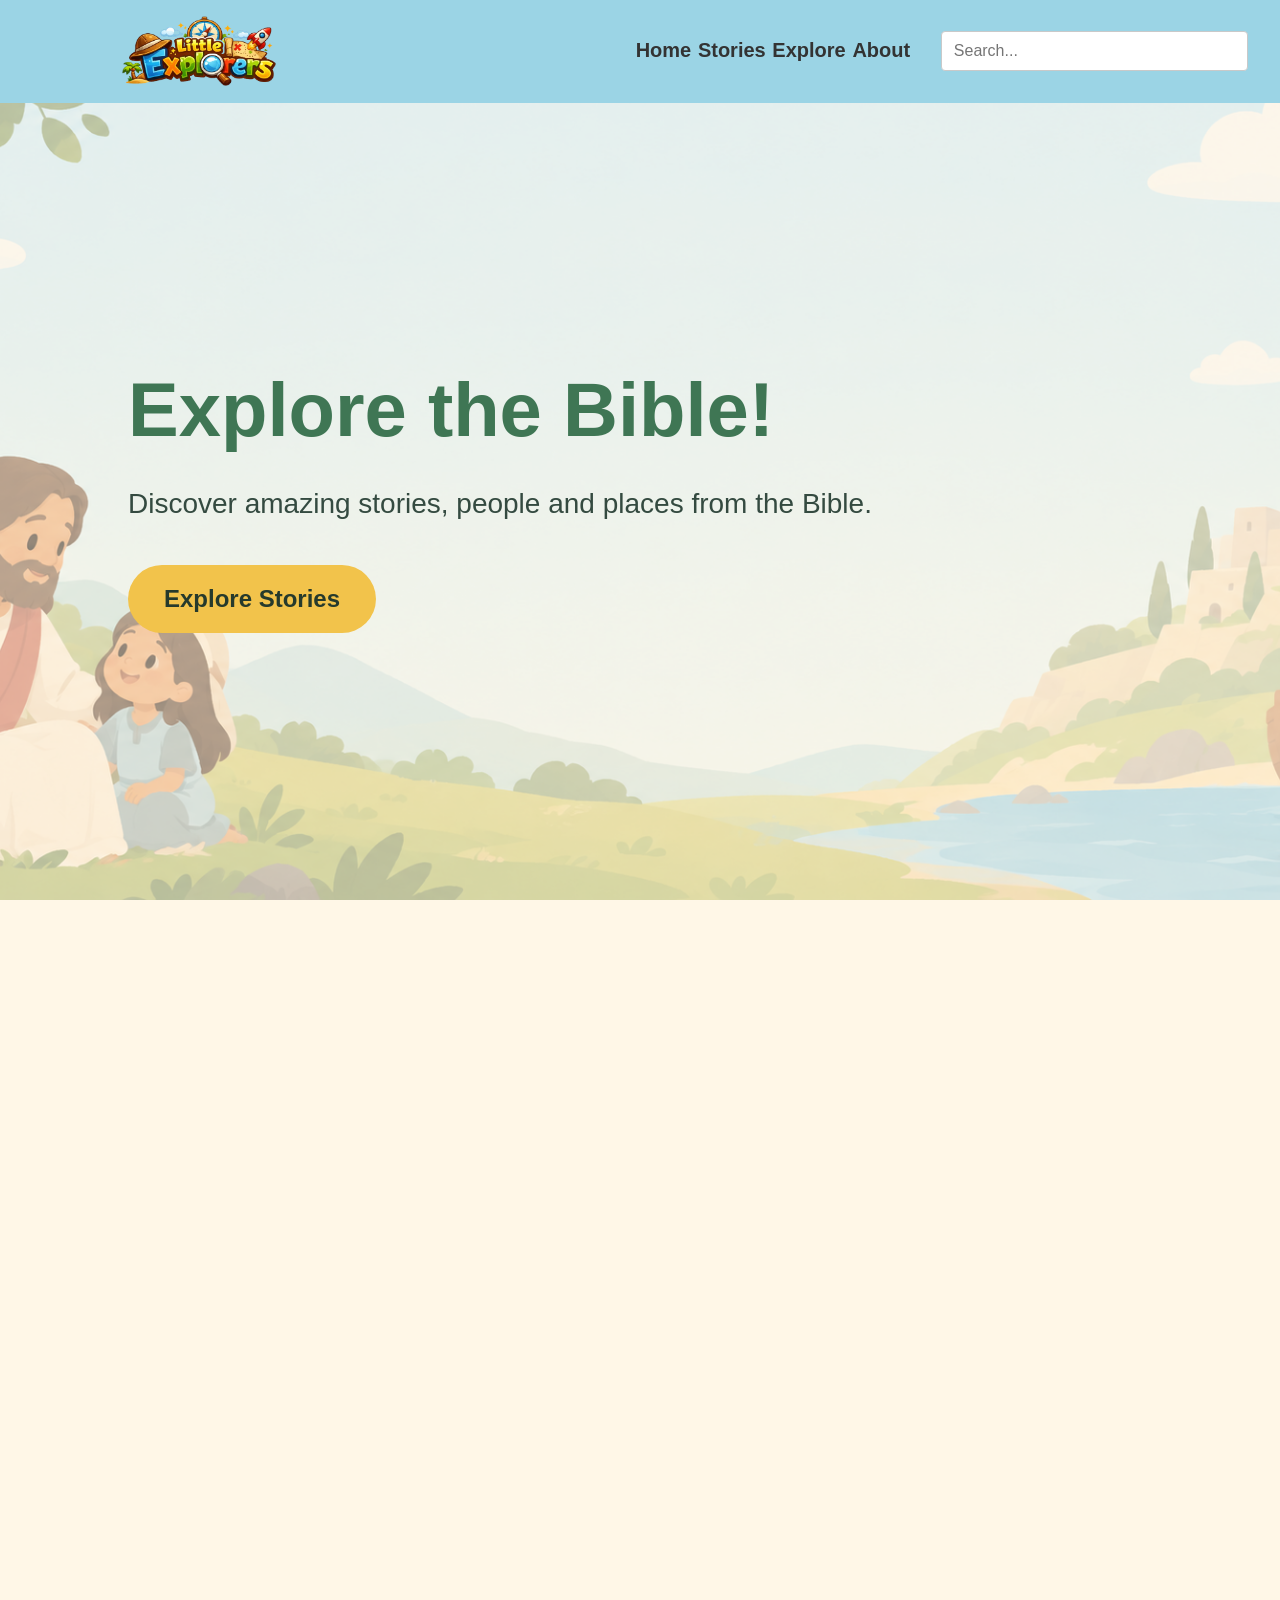
<file: Little-Explorers/src/index.html>
<!DOCTYPE html>
<html lang="en">

<head>
    <meta charset="UTF-8">
    <meta name="viewport" content="width=device-width, initial-scale=1.0">

    <title>Little Explorers</title>

    <link rel="stylesheet" href="style.css">
</head>

<body>

    <header id="top">
        <div class="header-tools">
            <div class="logo">
                <img src="../resources/images/logo.png" alt="Little Explorers">
            </div>
        </div>

        <nav>
            <a href="#home">Home</a>
            <a href="#stories">Stories</a>
            <a href="#home">Explore</a>
            <a href="#about">About</a>
        </nav>

        <label class="search">
            <span class="visually-hidden">Search Little Explorers</span>
            <input type="search" placeholder="Search..." aria-label="Search Little Explorers">
        </label>
    </header>

    <main>

        <section class="hero" id="home">
            <h1>Explore the Bible!</h1>
            <p>Discover amazing stories, people and places from the Bible.</p>
            <button>Explore Stories</button>
        </section>

        <section class="featured-stories" id="explore">
            <h2 id="stories">Featured Bible Stories</h2>

            <div class="story-cards">
                <article class="story-card" aria-label="Story card placeholder 1"></article>
                <article class="story-card" aria-label="Story card placeholder 2"></article>
                <article class="story-card" aria-label="Story card placeholder 3"></article>
            </div>

            <button class="view-all" type="button">View all</button>
        </section>

        <section class="about" id="about">
            <h2>About Little Explorers</h2>
            <p>Little Explorers is a welcoming place for children and families to discover Bible stories, meet the people in them, and explore lessons of faith, kindness, and courage.</p>
        </section>

    </main>

    <footer class="help-bar">
        <p>Need a hand exploring? Ask a grown-up to explore the stories with you.</p>
    </footer>

    <script src="script.js"></script>

</body>

</html>
</file>
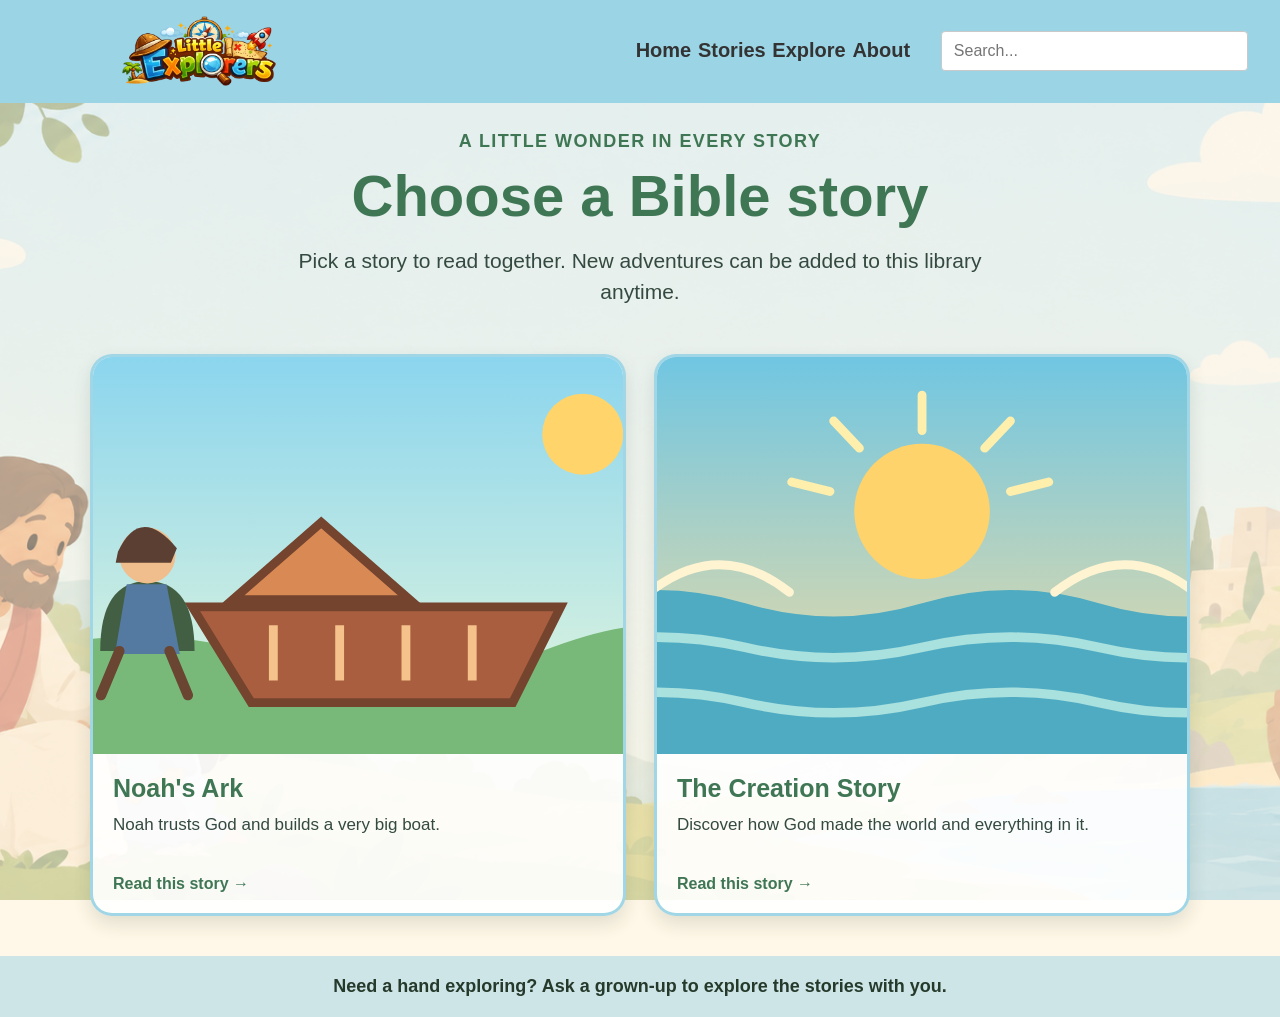
<file: Little-Explorers/src/stories.html>
<!DOCTYPE html>
<html lang="en">

<head>
    <meta charset="UTF-8">
    <meta name="viewport" content="width=device-width, initial-scale=1.0">
    <meta name="description" content="Explore Bible stories for little explorers.">
    <title>Bible Stories | Little Explorers</title>
    <link rel="stylesheet" href="style.css">
</head>

<body>
    <header id="top">
        <div class="header-tools">
            <a class="logo" href="index.html" aria-label="Little Explorers home">
                <img src="../resources/images/logo.png" alt="Little Explorers">
            </a>
        </div>
        <nav aria-label="Main navigation">
            <a href="index.html#home">Home</a>
            <a href="stories.html" aria-current="page">Stories</a>
            <a href="index.html#explore">Explore</a>
            <a href="index.html#about">About</a>
        </nav>
        <label class="search">
            <span class="visually-hidden">Search Little Explorers</span>
            <input type="search" placeholder="Search..." aria-label="Search Little Explorers">
        </label>
    </header>

    <main class="story-library">
        <section class="library-intro">
            <p class="eyebrow">A little wonder in every story</p>
            <h1>Choose a Bible story</h1>
            <p>Pick a story to read together. New adventures can be added to this library anytime.</p>
        </section>
        <section class="library-content" aria-labelledby="library-heading">
            <h2 id="library-heading" class="visually-hidden">Available Bible stories</h2>
            <div class="library-grid" id="story-library" aria-live="polite">
                <p class="story-loading">Loading stories...</p>
            </div>
        </section>
    </main>

    <footer class="help-bar">
        <p>Need a hand exploring? Ask a grown-up to explore the stories with you.</p>
    </footer>

    <script src="stories-data.js"></script>
    <script src="stories.js"></script>
</body>

</html>
</file>
<file: Little-Explorers/src/style.css>
:root {
    --surface-opacity:0.5;
}

body {
    background-color: #FFF8E8;
    background-image: url('../resources/images/b2.png');
    background-position: center top;
    background-repeat: no-repeat;
    background-size: cover;
    background-attachment: fixed;
    margin: 0;
    text-align: center;
    font-family: 'Nunito', sans-serif;
}

html {
    scroll-behavior: smooth;
}

.scroll-reveal {
    opacity: 0;
    translate: 0 16px;
    transition: opacity 600ms ease, translate 600ms cubic-bezier(0.2, 0.7, 0.2, 1);
}

.scroll-reveal.is-visible {
    opacity: 1;
    translate: 0 0;
}

header {
    position: sticky;
    top: 0;
    z-index: 10;
    display: flex;
    align-items: center;
    gap: 24px;
    padding: 16px 32px;
    background-color: #9BD4E5;
    border-bottom: 1px solid #9BD4E5;
    text-align: left;
}

.header-tools {
    display: flex;
    flex: 0 0 auto;
    align-items: center;
    gap: 20px;
    min-width: 0;
}

.logo {
    flex: 0 0 154px;
    margin-left: 90px;
}

.logo img {
    display: block;
    width: 100%;
    height: auto;
}

.search input {
    box-sizing: border-box;
    width: clamp(220px, 24vw, 320px);
    padding: 10px 12px;
    border: 1px solid #C9C9C9;
    border-radius: 4px;
    font: inherit;
}

.search {
    flex: 0 0 auto;
}

nav {
    display: flex;
    flex: 1;
    align-items: center;
    justify-content: space-evenly;
    white-space: nowrap;
}

nav a {
    position: relative;
    display: inline-block;
    color: #333333;
    font-size: 20px;
    font-weight: 600;
    text-decoration: none;
    transform-origin: center;
    transition: color 180ms ease, transform 180ms ease;
}

nav a:hover,
nav a:focus-visible {
    color: #3F7654;
    transform: scale(1.08);
}

nav a::after {
    position: absolute;
    right: 0;
    bottom: -7px;
    left: 0;
    height: 2px;
    background-color: currentColor;
    content: "";
    transform: scaleX(0);
    transform-origin: left;
    transition: transform 180ms ease;
}

nav a:hover::after,
nav a:focus-visible::after {
    transform: scaleX(1);
}

.visually-hidden {
    position: absolute;
    width: 1px;
    height: 1px;
    overflow: hidden;
    clip: rect(0, 0, 0, 0);
    white-space: nowrap;
    clip-path: inset(50%);
}

h1 {
    color: #3F7654;
}

.hero {
    scroll-margin-top: 7rem;
    box-sizing: border-box;
    display: flex;
    min-height: calc(100vh - 103px);
    min-height: calc(100svh - 103px);
    flex-direction: column;
    align-items: flex-start;
    justify-content: center;
    gap: 32px;
    padding: 64px clamp(24px, 10vw, 160px);
    background-color: rgba(255, 248, 232, var(--surface-opacity));
    background-position: center;
    text-align: left;
}

.hero h1 {
    max-width: 1000px;
    margin: 0;
    font-size: 76px;
    line-height: 1.08;
}

.hero p {
    max-width: 760px;
    margin: 0;
    color: #344A40;
    font-size: 28px;
    line-height: 1.5;
}

button {
    border-radius: 999px;
    transition: transform 180ms ease, background-color 180ms ease;
}

button:hover,
button:focus-visible {
    transform: scaleX(1.06);
}

.hero button {
    min-height: 68px;
    margin-top: 8px;
    padding: 18px 36px;
    border: 0;
    background-color: #F2C34B;
    color: #263A2C;
    cursor: pointer;
    font: inherit;
    font-size: 24px;
    font-weight: 700;
}

.hero button:hover,
.hero button:focus-visible {
    background-color: #DFA623;
}

.featured-stories {
    display: flex;
    flex-direction: column;
    align-items: center;
    gap: 36px;
    padding: 88px 24px;
    background-color: rgba(255, 248, 232, var(--surface-opacity));
}

.featured-stories h2 {
    scroll-margin-top: 7rem;
    margin: 0;
    color: #3F7654;
    font-size: 44px;
}

.story-cards {
    display: grid;
    grid-template-columns: repeat(3, minmax(0, 1fr));
    gap: 28px;
    width: min(100%, 1060px);
}

.story-cards:hover {
    cursor: pointer;
}

.story-card {
    position: relative;
    display: block;
    overflow: hidden;
    aspect-ratio: 3 / 4;
    border: 3px solid rgba(155, 212, 229, 0.95);
    border-radius: 22px;
    background-color: rgba(255, 255, 255, var(--surface-opacity));
    box-shadow: 0 8px 18px rgba(45, 75, 59, 0.14);
    color: inherit;
    text-decoration: none;
    transition: opacity 600ms ease, translate 600ms cubic-bezier(0.2, 0.7, 0.2, 1), transform 180ms ease, box-shadow 180ms ease;
}

.story-card img {
    display: block;
    width: 100%;
    height: 100%;
    object-fit: cover;
}

.story-card-title {
    position: absolute;
    right: 0;
    bottom: 0;
    left: 0;
    padding: 24px 16px 18px;
    background: linear-gradient(transparent, rgba(25, 48, 36, 0.88));
    color: #FFFFFF;
    font-size: 23px;
    font-weight: 800;
    text-align: left;
}

.story-card:nth-child(2) {
    transition-delay: 90ms;
}

.story-card:nth-child(3) {
    transition-delay: 180ms;
}

.story-card:hover {
    z-index: 1;
    transform: scale(1.04);
    box-shadow: 0 14px 28px rgba(45, 75, 59, 0.22);
}

@media (prefers-reduced-motion: reduce) {
    html {
        scroll-behavior: auto;
    }

    .scroll-reveal {
        opacity: 1;
        translate: none;
        transition: none;
    }

    .story-card {
        transition: none;
    }
}

.view-all {
    min-height: 58px;
    padding: 14px 32px;
    border: 0;
    background-color: #F2C34B;
    color: #263A2C;
    cursor: pointer;
    font: inherit;
    font-size: 20px;
    font-weight: 700;
}

.view-all:hover,
.view-all:focus-visible {
    background-color: #DFA623;
}

.about {
    scroll-margin-top: 7rem;
    box-sizing: border-box;
    display: flex;
    min-height: calc(100vh - 103px);
    min-height: calc(100svh - 103px);
    flex-direction: column;
    align-items: center;
    justify-content: center;
    gap: 28px;
    padding: 88px 24px;
    background-color: rgba(255, 248, 232, var(--surface-opacity));
}

.about h2 {
    margin: 0;
    color: #3F7654;
    font-size: 48px;
}

.about p {
    max-width: 780px;
    margin: 0;
    color: #344A40;
    font-size: 24px;
    line-height: 1.6;
}

.help-bar {
    display: flex;
    align-items: center;
    justify-content: center;
    gap: 18px;
    padding: 20px 24px;
    background-color: rgba(155, 212, 229, var(--surface-opacity));
    color: #263A2C;
}

.help-bar p {
    margin: 0;
    font-size: 18px;
    font-weight: 700;
}

.story-library,
.reader-page {
    min-height: calc(100svh - 160px);
    padding: 28px 24px 40px;
    background-color: rgba(255, 248, 232, var(--surface-opacity));
}

.library-intro {
    max-width: 760px;
    margin: 0 auto 46px;
}

.library-intro .eyebrow {
    margin: 0 0 10px;
    color: #3F7654;
    font-size: 18px;
    font-weight: 800;
    letter-spacing: 0.08em;
    text-transform: uppercase;
}

.library-intro h1,
.storybook h1 {
    margin: 0;
    color: #3F7654;
    font-size: clamp(38px, 6vw, 58px);
}

.library-intro > p:last-child {
    margin: 16px 0 0;
    color: #344A40;
    font-size: 21px;
    line-height: 1.5;
}

.library-content {
    width: min(100%, 1100px);
    margin: 0 auto;
}

.library-grid {
    display: grid;
    grid-template-columns: repeat(auto-fit, minmax(min(100%, 260px), 1fr));
    gap: 28px;
}

.library-card {
    overflow: hidden;
    border: 3px solid rgba(155, 212, 229, 0.95);
    border-radius: 22px;
    background: rgba(255, 255, 255, 0.9);
    box-shadow: 0 8px 18px rgba(45, 75, 59, 0.14);
    color: #263A2C;
    text-align: left;
    text-decoration: none;
    transition: transform 180ms ease, box-shadow 180ms ease;
}

.library-card:hover,
.library-card:focus-visible {
    transform: translateY(-4px);
    box-shadow: 0 14px 28px rgba(45, 75, 59, 0.22);
}

.library-card img {
    display: block;
    width: 100%;
    aspect-ratio: 4 / 3;
    object-fit: cover;
}

.library-card-content {
    display: flex;
    flex-direction: column;
    align-items: flex-start;
    gap: 10px;
    padding: 20px;
}

.library-card-title {
    color: #3F7654;
    font-size: 25px;
    font-weight: 800;
}

.library-card-description {
    min-height: 48px;
    color: #344A40;
    font-size: 17px;
    line-height: 1.45;
}

.library-card-link {
    margin-top: 4px;
    color: #3F7654;
    font-weight: 800;
}

.reader-page {
    display: flex;
    flex-direction: column;
    align-items: center;
    gap: 10px;
    padding: 18px 24px 24px;
}

.reader-toolbar {
    display: grid;
    grid-template-columns: 1fr auto 1fr;
    align-items: center;
    width: min(100%, 980px);
}

.reader-toolbar .back-to-library {
    grid-column: 1;
}

.fullscreen-button {
    grid-column: 2;
}

.reader-title {
    margin: 0;
    color: #6f5037;
    font-family: Georgia, "Palatino Linotype", "Book Antiqua", serif;
    font-size: clamp(30px, 4vw, 44px);
    font-style: italic;
    font-weight: 700;
    letter-spacing: 0.025em;
    line-height: 1.15;
    text-align: center;
    text-shadow: 0 1px 0 rgba(255, 248, 232, 0.8), 0 2px 5px rgba(64, 45, 28, 0.18);
}

.reader-page:fullscreen {
    box-sizing: border-box;
    display: flex;
    flex-direction: column;
    justify-content: center;
    width: 100vw;
    height: 100vh;
    max-width: none;
    min-height: 100vh;
    overflow: auto;
    padding: clamp(14px, 2.5vh, 32px) clamp(18px, 4vw, 64px);
    background-color: #FFF8E8;
    background-image: url('../resources/images/b2.png');
    background-position: center;
    background-size: cover;
}

.reader-page:fullscreen .reader-toolbar {
    width: min(100%, 1440px);
}

.reader-page:fullscreen .storybook {
    width: min(100%, 1440px);
    flex: 0 1 auto;
}

.reader-page:fullscreen .book-spread {
    min-height: min(56vh, 620px);
}

.reader-page:fullscreen .storybook-illustration img {
    max-height: min(58vh, 720px);
}

.reader-page:fullscreen .storybook-text {
    font-size: clamp(22px, 3vh, 38px);
    line-height: 1.65;
}

.back-to-library {
    color: #3F7654;
    font-size: 18px;
    font-weight: 800;
    text-align: left;
    text-decoration: none;
}

.back-to-library:hover,
.back-to-library:focus-visible {
    text-decoration: underline;
}

.storybook {
    position: relative;
    box-sizing: border-box;
    width: min(100%, 980px);
    padding: 9px;
    border: 10px solid #69442f;
    border-radius: 22px 30px 32px 20px;
    background:
        repeating-linear-gradient(4deg, rgba(255, 223, 171, 0.035) 0 2px, transparent 2px 8px),
        linear-gradient(105deg, #9b704f, #79543b 48%, #65442f);
    box-shadow:
        0 22px 44px rgba(48, 34, 25, 0.34),
        inset 0 0 0 2px rgba(226, 194, 139, 0.7),
        inset 0 0 0 7px rgba(70, 43, 29, 0.35);
    font-family: Georgia, "Palatino Linotype", "Book Antiqua", serif;
}

.storybook::before {
    position: absolute;
    z-index: 6;
    inset: 8px;
    border: 1px solid rgba(236, 207, 153, 0.56);
    border-radius: 15px 22px 24px 14px;
    content: "";
    pointer-events: none;
}

.book-frame {
    position: relative;
    overflow: hidden;
    border: 1px solid rgba(105, 72, 46, 0.62);
    border-radius: 8px 14px 16px 9px;
    background:
        radial-gradient(ellipse at 50% 48%, rgba(255, 253, 235, 0.94), rgba(229, 212, 174, 0.82)),
        #eadcbb;
    box-shadow:
        0 10px 18px rgba(40, 28, 17, 0.25),
        inset 0 0 18px rgba(138, 101, 62, 0.16),
        inset 0 0 0 4px rgba(255, 248, 224, 0.36);
}

.book-spread {
    position: relative;
    display: grid;
    grid-template-columns: minmax(0, 1fr) minmax(0, 1fr);
    min-height: 340px;
    background: #f2e8cf;
}

.storybook-illustration {
    position: relative;
    display: flex;
    align-items: center;
    justify-content: center;
    overflow: hidden;
    min-width: 0;
    margin: 0;
    padding: clamp(18px, 3vw, 30px);
    border-right: 1px solid rgba(125, 91, 57, 0.35);
    background:
        radial-gradient(ellipse at 52% 44%, rgba(255, 250, 226, 0.96), rgba(224, 207, 171, 0.9)),
        repeating-radial-gradient(ellipse at 20% 30%, rgba(113, 84, 49, 0.045) 0 1px, transparent 1px 4px);
    box-shadow: inset -8px 0 18px -18px #563a27;
}

.storybook-illustration::after {
    position: absolute;
    inset: clamp(18px, 3vw, 30px);
    border: 1px solid rgba(111, 79, 46, 0.2);
    background:
        repeating-radial-gradient(ellipse at 18% 24%, rgba(72, 53, 35, 0.15) 0 0.7px, transparent 0.7px 4px),
        linear-gradient(125deg, rgba(255, 248, 225, 0.08), rgba(92, 63, 39, 0.08));
    content: "";
    mix-blend-mode: multiply;
    opacity: 0.42;
    pointer-events: none;
}

.storybook-illustration img {
    display: block;
    width: 100%;
    max-height: 280px;
    aspect-ratio: 4 / 3;
    border: 7px solid #f1e5c7;
    border-radius: 3px;
    filter: sepia(0.17) saturate(0.78) contrast(0.96);
    object-fit: cover;
    box-shadow: 0 7px 14px rgba(64, 47, 31, 0.24), 0 0 0 1px rgba(113, 80, 48, 0.32);
}

.book-copy-page {
    position: relative;
    display: flex;
    flex-direction: column;
    justify-content: center;
    min-width: 0;
    padding: clamp(22px, 3.5vw, 40px);
    background-color: #f3e8cd;
    background-image: repeating-linear-gradient(
        to bottom,
        transparent 0,
        transparent 37px,
        rgba(117, 96, 65, 0.13) 38px
    ),
    repeating-radial-gradient(ellipse at 20% 35%, rgba(110, 82, 49, 0.035) 0 1px, transparent 1px 5px),
    linear-gradient(112deg, rgba(255, 248, 225, 0.68), rgba(233, 218, 186, 0.6));
    box-shadow: inset 12px 0 18px -18px rgba(74, 53, 34, 0.8), inset 0 0 22px rgba(133, 97, 56, 0.08);
}

.book-page-label {
    margin-bottom: 24px;
    color: #8b704c;
    font-size: 13px;
    font-weight: 800;
    letter-spacing: 0.12em;
    text-align: center;
    text-transform: uppercase;
}

.book-spine {
    position: absolute;
    z-index: 2;
    top: 0;
    bottom: 0;
    left: 50%;
    width: 18px;
    background: linear-gradient(90deg, rgba(88, 52, 34, 0.28), rgba(255, 248, 220, 0.54) 48%, rgba(88, 52, 34, 0.22));
    pointer-events: none;
    transform: translateX(-50%);
}

.storybook-text {
    max-width: 460px;
    margin: 0 auto;
    color: #493b2d;
    font-family: Georgia, "Palatino Linotype", "Book Antiqua", serif;
    font-size: clamp(20px, 1.75vw, 24px);
    line-height: 1.68;
    text-align: center;
}

.book-page-turn {
    position: absolute;
    z-index: 4;
    inset: 0;
    overflow: hidden;
    pointer-events: none;
}

.page-turn-leaf {
    position: absolute;
    inset: 0;
    display: grid;
    grid-template-columns: minmax(0, 1fr) minmax(0, 1fr);
    overflow: hidden;
    border: 1px solid rgba(129, 96, 59, 0.35);
    background: #f1e5c7;
    box-shadow: 0 5px 18px rgba(48, 33, 22, 0.27);
}

.page-turn-copy {
    position: relative;
    box-sizing: border-box;
    min-width: 0;
    width: 100%;
    height: 100%;
    border: 0;
    pointer-events: none;
}

.page-turn-leaf > .storybook-illustration::after {
    position: absolute;
    inset: 18px;
    border: 1px solid rgba(111, 79, 46, 0.2);
    background: repeating-radial-gradient(ellipse at 18% 24%, rgba(72, 53, 35, 0.15) 0 0.7px, transparent 0.7px 4px);
    content: "";
    mix-blend-mode: multiply;
    opacity: 0.38;
    pointer-events: none;
}

.book-page-turn[hidden] {
    display: none;
}

.book-page-turn.turn-forward {
    animation: spread-shadow-forward 760ms ease-in-out both;
}

.book-page-turn.turn-forward .page-turn-leaf {
    animation: sweep-page-forward 760ms cubic-bezier(0.25, 0.72, 0.28, 1) both;
}

.book-page-turn.turn-backward {
    animation: spread-shadow-backward 760ms ease-in-out both;
}

.book-page-turn.turn-backward .page-turn-leaf {
    animation: sweep-page-backward 760ms cubic-bezier(0.25, 0.72, 0.28, 1) both;
}

@keyframes sweep-page-forward {
    0% {
        transform: translateX(0) skewY(0);
        opacity: 1;
    }

    45% {
        transform: translateX(-46%) skewY(-0.35deg);
        opacity: 1;
    }

    100% {
        transform: translateX(-100%) skewY(0);
        opacity: 0;
    }
}

@keyframes sweep-page-backward {
    0% {
        transform: translateX(0) skewY(0);
        opacity: 1;
    }

    55% {
        transform: translateX(52%) skewY(0.35deg);
        opacity: 1;
    }

    100% {
        transform: translateX(100%) skewY(0);
        opacity: 0;
    }
}

@keyframes spread-shadow-forward {
    0%, 100% {
        box-shadow: inset 0 0 0 rgba(50, 34, 21, 0);
    }

    35%, 65% {
        box-shadow: inset 10px 0 18px -12px rgba(50, 34, 21, 0.58);
    }
}

@keyframes spread-shadow-backward {
    0%, 100% {
        box-shadow: inset 0 0 0 rgba(50, 34, 21, 0);
    }

    35%, 62% {
        box-shadow: inset -10px 0 18px -12px rgba(50, 34, 21, 0.58);
    }
}

.storybook-controls {
    display: grid;
    grid-template-columns: 1fr auto 1fr;
    align-items: center;
    gap: 16px;
    margin-top: 12px;
}

.storybook-controls[hidden] {
    display: none;
}

.fullscreen-button {
    display: inline-flex;
    align-items: center;
    justify-content: center;
    gap: 8px;
    min-height: 40px;
    margin: 0;
    padding: 7px 14px;
    border: 2px solid rgba(139, 103, 65, 0.55);
    border-radius: 999px;
    background: rgba(246, 232, 199, 0.85);
    color: #5f4933;
    cursor: pointer;
    font: inherit;
    font-size: 15px;
    font-weight: 700;
}

.fullscreen-button:hover,
.fullscreen-button:focus-visible {
    background: #f6e8c7;
    transform: translateY(-1px);
}

.fullscreen-button:disabled {
    cursor: not-allowed;
    opacity: 0.65;
}

.fullscreen-status {
    margin: 10px 0 0;
    color: #493b2d;
    font-size: 15px;
}

.page-button {
    min-height: 48px;
    padding: 10px 22px;
    border: 0;
    background: #F2C34B;
    color: #263A2C;
    cursor: pointer;
    font: inherit;
    font-weight: 800;
}

.page-button:last-child {
    justify-self: end;
}

.page-button:disabled {
    background: #E4E2D9;
    color: #76766F;
    cursor: not-allowed;
    transform: none;
}

@media (prefers-reduced-motion: reduce) {
    .book-page-turn.turn-forward,
    .book-page-turn.turn-backward,
    .book-page-turn.turn-forward .page-turn-leaf,
    .book-page-turn.turn-backward .page-turn-leaf {
        animation-duration: 1ms;
    }
}

.page-indicator {
    margin: 0;
    color: #344A40;
    font-size: 18px;
    font-weight: 800;
    white-space: nowrap;
}

.story-error {
    margin: 22px auto 0;
    color: #8A3B2F;
    font-size: 19px;
    line-height: 1.5;
}

@media (prefers-reduced-motion: reduce) {
    .book-page-turn {
        display: none;
        animation: none;
    }
}

.story-loading {
    grid-column: 1 / -1;
    color: #344A40;
    font-size: 20px;
}

@media (max-width: 1100px) {
    header {
        gap: 16px;
    }

}

@media (max-width: 850px) {
    .hero,
    .featured-stories h2,
    .about {
        scroll-margin-top: 9rem;
    }

    header {
        display: grid;
        grid-template-columns: minmax(0, 1fr) auto;
        padding: 16px;
    }

    .header-tools {
        flex: initial;
        grid-column: 1;
        grid-row: 1;
    }

    .logo {
        margin-left: 12px;
    }

    .search {
        grid-column: 2;
        grid-row: 1;
        margin-left: 0;
    }

    nav {
        position: static;
        flex: initial;
        grid-column: 1 / -1;
        grid-row: 2;
        justify-self: center;
        justify-content: space-between;
        gap: 12px;
        transform: none;
    }

    .hero {
        min-height: 0;
        gap: 24px;
        padding: 80px 32px;
    }

    .hero h1 {
        font-size: 56px;
    }

    .hero p {
        font-size: 24px;
    }

    .about h2 {
        font-size: 40px;
    }

    .about p {
        font-size: 21px;
    }
}

@media (max-width: 650px) {
    .featured-stories {
        gap: 28px;
        padding: 64px 20px;
    }

    .featured-stories h2 {
        font-size: 36px;
    }

    .about {
        min-height: 0;
        gap: 22px;
        padding: 72px 24px;
    }

    .about h2 {
        font-size: 34px;
    }

    .about p {
        font-size: 19px;
    }

    .story-cards {
        grid-template-columns: minmax(0, 280px);
        justify-content: center;
        gap: 20px;
    }

    .story-library,
    .reader-page {
        padding: 24px 18px 36px;
    }

    .library-grid {
        grid-template-columns: minmax(0, 1fr);
    }

    .storybook-controls {
        gap: 8px;
    }

    .storybook {
        border-width: 6px;
        border-radius: 20px;
    }

    .reader-toolbar {
        grid-template-columns: 1fr auto;
        gap: 10px;
    }

    .reader-toolbar .back-to-library {
        grid-column: 1;
        font-size: 15px;
    }

    .reader-toolbar .fullscreen-button {
        grid-column: 2;
        justify-self: end;
        font-size: 14px;
    }

    .book-spread {
        grid-template-columns: 1fr;
    }

    .storybook-illustration {
        padding: 22px;
        border-right: 0;
        border-bottom: 1px solid #e6d9c4;
    }

    .storybook-illustration::after {
        inset: 22px;
    }

    .storybook-illustration img {
        max-height: 280px;
    }

    .book-copy-page {
        min-height: 240px;
        padding: 28px 24px;
        background-image: repeating-linear-gradient(
            to bottom,
            transparent 0,
            transparent 35px,
            rgba(126, 162, 147, 0.16) 36px
        );
    }

    .page-turn-leaf {
        grid-template-columns: 1fr;
    }

    .page-turn-leaf > .storybook-illustration {
        display: none;
    }

    .page-turn-leaf > .book-copy-page {
        min-height: 240px;
    }

    .book-page-label {
        margin-bottom: 14px;
    }

    .book-spine {
        display: none;
    }

    .page-button {
        padding: 10px 14px;
    }

    .help-bar {
        flex-wrap: wrap;
        gap: 12px;
    }
}

@media (max-width: 460px) {
    .hero,
    .featured-stories h2,
    .about {
        scroll-margin-top: 12rem;
    }

    header {
        grid-template-columns: minmax(0, 1fr);
    }

    .search {
        grid-column: 1;
        grid-row: 2;
        justify-self: stretch;
    }

    .search input {
        width: 100%;
    }

    nav {
        grid-column: 1;
        grid-row: 3;
        justify-self: stretch;
    }

    .hero {
        gap: 20px;
        padding: 64px 24px;
    }

    .hero h1 {
        font-size: 44px;
    }

    .hero p {
        font-size: 21px;
    }
}
</file>
